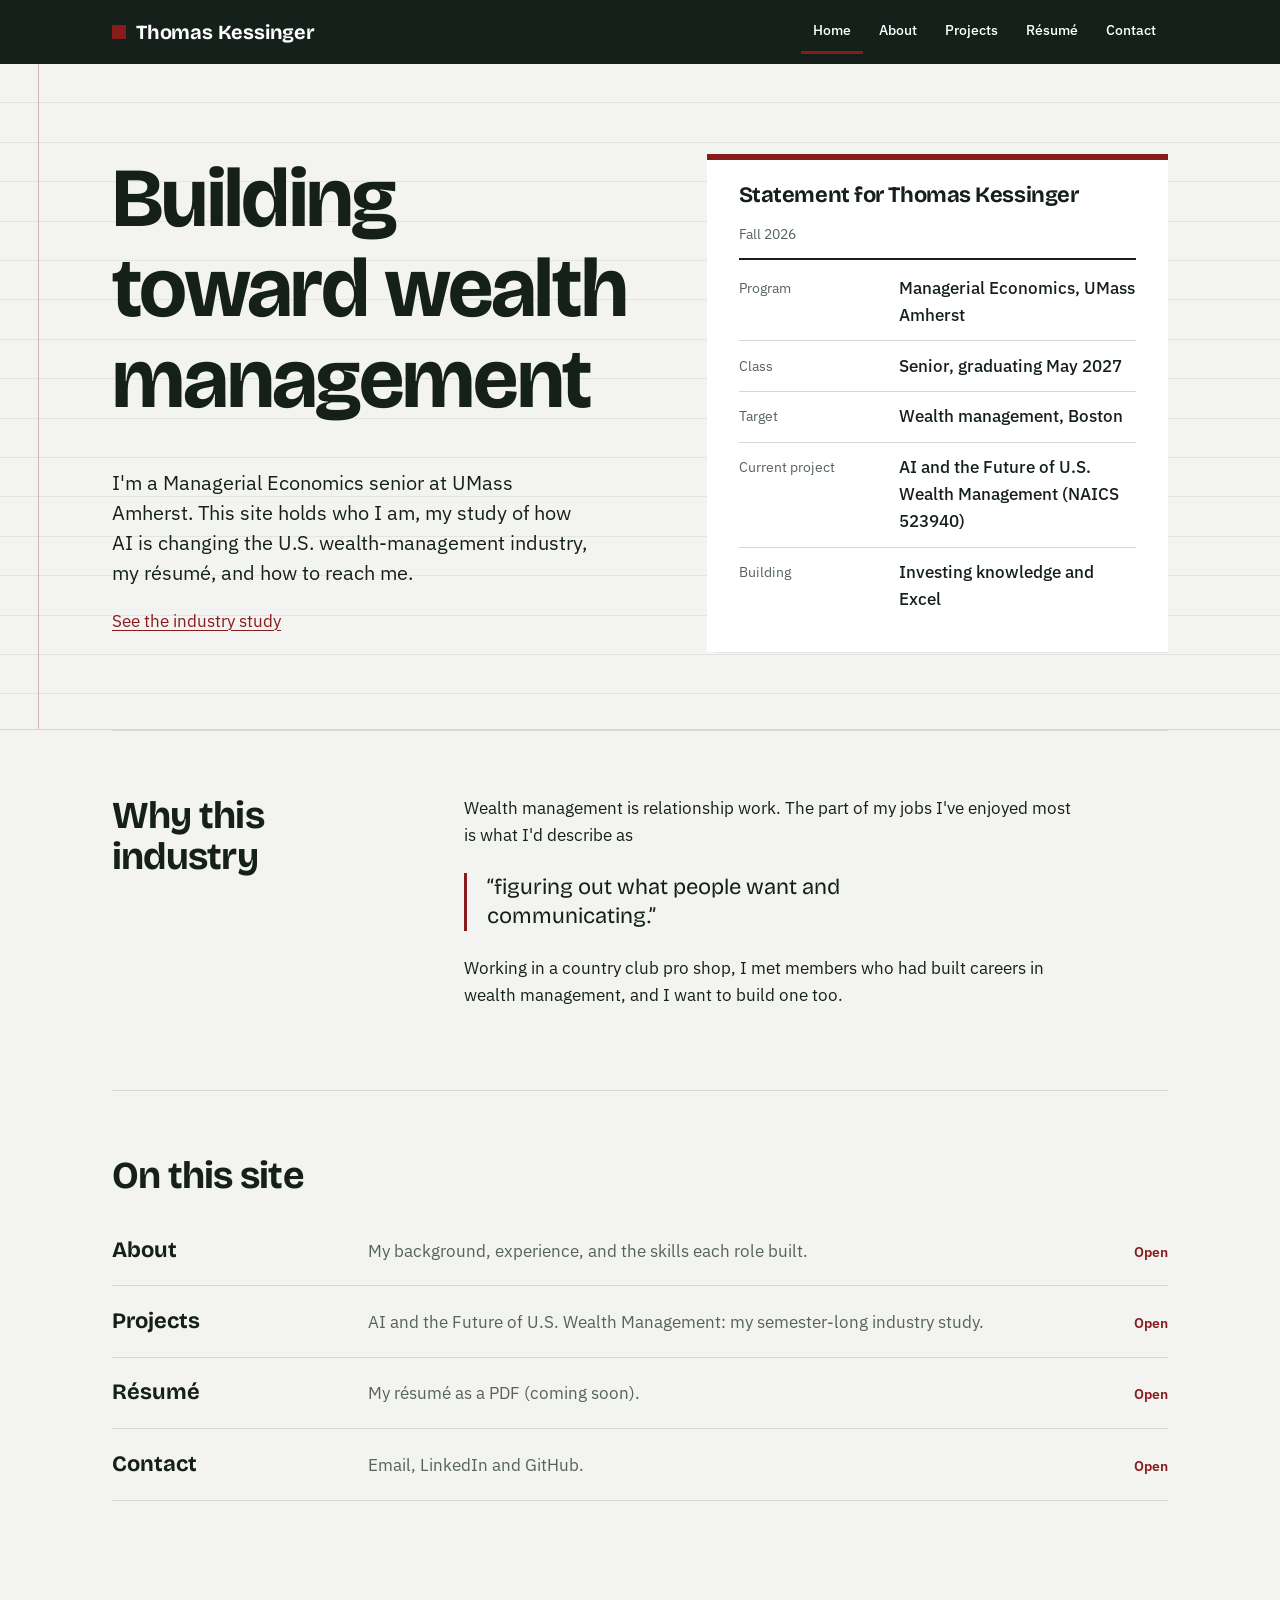
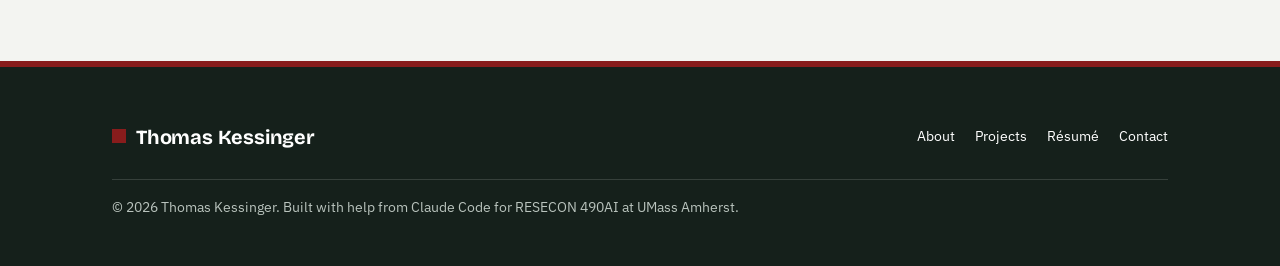
<file: index.html>
<!doctype html>
<html lang="en">
<head>
  <meta charset="utf-8">
  <meta name="viewport" content="width=device-width, initial-scale=1">
  <title>Thomas Kessinger | Managerial Economics, UMass Amherst</title>
  <meta name="description" content="The professional site of Thomas Kessinger, a UMass Amherst Managerial Economics senior building toward a career in wealth management.">
  <meta name="theme-color" content="#15201B">
  <meta property="og:title" content="Thomas Kessinger">
  <meta property="og:description" content="UMass Amherst Managerial Economics senior building toward a career in wealth management.">
  <meta property="og:type" content="website">
  <link rel="icon" href="data:image/svg+xml,%3Csvg xmlns='http://www.w3.org/2000/svg' viewBox='0 0 32 32'%3E%3Crect width='32' height='32' fill='%23881C1C'/%3E%3Ctext x='16' y='22' font-family='Georgia,serif' font-size='16' font-weight='700' fill='white' text-anchor='middle'%3ETK%3C/text%3E%3C/svg%3E">
  <link rel="preconnect" href="https://fonts.googleapis.com">
  <link rel="preconnect" href="https://fonts.gstatic.com" crossorigin>
  <link rel="stylesheet" href="https://fonts.googleapis.com/css2?family=Bricolage+Grotesque:opsz,wght@12..96,500;12..96,700&family=IBM+Plex+Sans:wght@400;500;600&display=swap">
  <link rel="stylesheet" href="./styles.css">
  <!-- runs before paint so the phone menu does not flash open -->
  <script>document.documentElement.classList.add("js");</script>
</head>
<body>
  <a class="skip-link" href="#main">Skip to content</a>

  <header class="site-header">
    <div class="wrap">
      <a class="wordmark" href="./index.html">Thomas Kessinger</a>
      <button class="menu-toggle" type="button" aria-expanded="false" aria-controls="site-nav">Menu</button>
      <nav id="site-nav" class="site-nav" aria-label="Main">
        <ul>
          <li><a href="./index.html" aria-current="page">Home</a></li>
          <li><a href="./about.html">About</a></li>
          <li><a href="./projects.html">Projects</a></li>
          <li><a href="./resume.html">Résumé</a></li>
          <li><a href="./contact.html">Contact</a></li>
        </ul>
      </nav>
    </div>
  </header>

  <main id="main">
    <div class="ledger">
    <div class="wrap">

      <!-- Says what the site is, in the first screen -->
      <section class="hero" aria-labelledby="hero-title">
        <div>
          <h1 id="hero-title">Building toward wealth management</h1>
          <p class="lead">I'm a Managerial Economics senior at UMass Amherst. This site holds who I am, my study of how AI is changing the U.S. wealth-management industry, my résumé, and how to reach me.</p>
          <p><a href="./projects.html">See the industry study</a></p>
        </div>

        <!-- The statement panel: the site's main design device -->
        <aside class="statement prints" aria-labelledby="statement-title">
          <div class="statement-head">
            <h2 id="statement-title">Statement for Thomas Kessinger</h2>
            <span>Fall 2026</span>
          </div>
          <dl>
            <div class="line"><dt>Program</dt><dd>Managerial Economics, UMass Amherst</dd></div>
            <div class="line"><dt>Class</dt><dd>Senior, graduating May 2027</dd></div>
            <div class="line"><dt>Target</dt><dd>Wealth management, Boston</dd></div>
            <div class="line"><dt>Current project</dt><dd>AI and the Future of U.S. Wealth Management <span class="num">(NAICS 523940)</span></dd></div>
            <div class="line"><dt>Building</dt><dd>Investing knowledge and Excel</dd></div>
          </dl>
        </aside>
      </section>
    </div>
    </div>

    <div class="wrap">

      <section class="section two-col" aria-labelledby="why-title">
        <h2 id="why-title">Why this industry</h2>
        <div>
          <p>Wealth management is relationship work. The part of my jobs I've enjoyed most is what I'd describe as</p>
          <blockquote class="own-words">“figuring out what people want and communicating.”</blockquote>
          <p>Working in a country club pro shop, I met members who had built careers in wealth management, and I want to build one too.</p>
        </div>
      </section>

      <section class="section" aria-labelledby="dir-title">
        <h2 id="dir-title">On this site</h2>
        <ul class="directory">
          <li><a href="./about.html"><strong>About</strong><span>My background, experience, and the skills each role built.</span><span class="go">Open</span></a></li>
          <li><a href="./projects.html"><strong>Projects</strong><span>AI and the Future of U.S. Wealth Management: my semester-long industry study.</span><span class="go">Open</span></a></li>
          <li><a href="./resume.html"><strong>Résumé</strong><span>My résumé as a PDF (coming soon).</span><span class="go">Open</span></a></li>
          <li><a href="./contact.html"><strong>Contact</strong><span>Email, LinkedIn and GitHub.</span><span class="go">Open</span></a></li>
        </ul>
      </section>

    </div>
  </main>

  <footer class="site-footer">
    <div class="wrap footer-grid">
      <a class="wordmark" href="./index.html">Thomas Kessinger</a>
      <nav aria-label="Footer">
        <ul class="footer-nav">
          <li><a href="./about.html">About</a></li>
          <li><a href="./projects.html">Projects</a></li>
          <li><a href="./resume.html">Résumé</a></li>
          <li><a href="./contact.html">Contact</a></li>
        </ul>
      </nav>
      <p class="footer-note">© 2026 Thomas Kessinger. Built with help from Claude Code for RESECON 490AI at UMass Amherst.</p>
    </div>
  </footer>

  <script src="./app.js" defer></script>
</body>
</html>
</file>
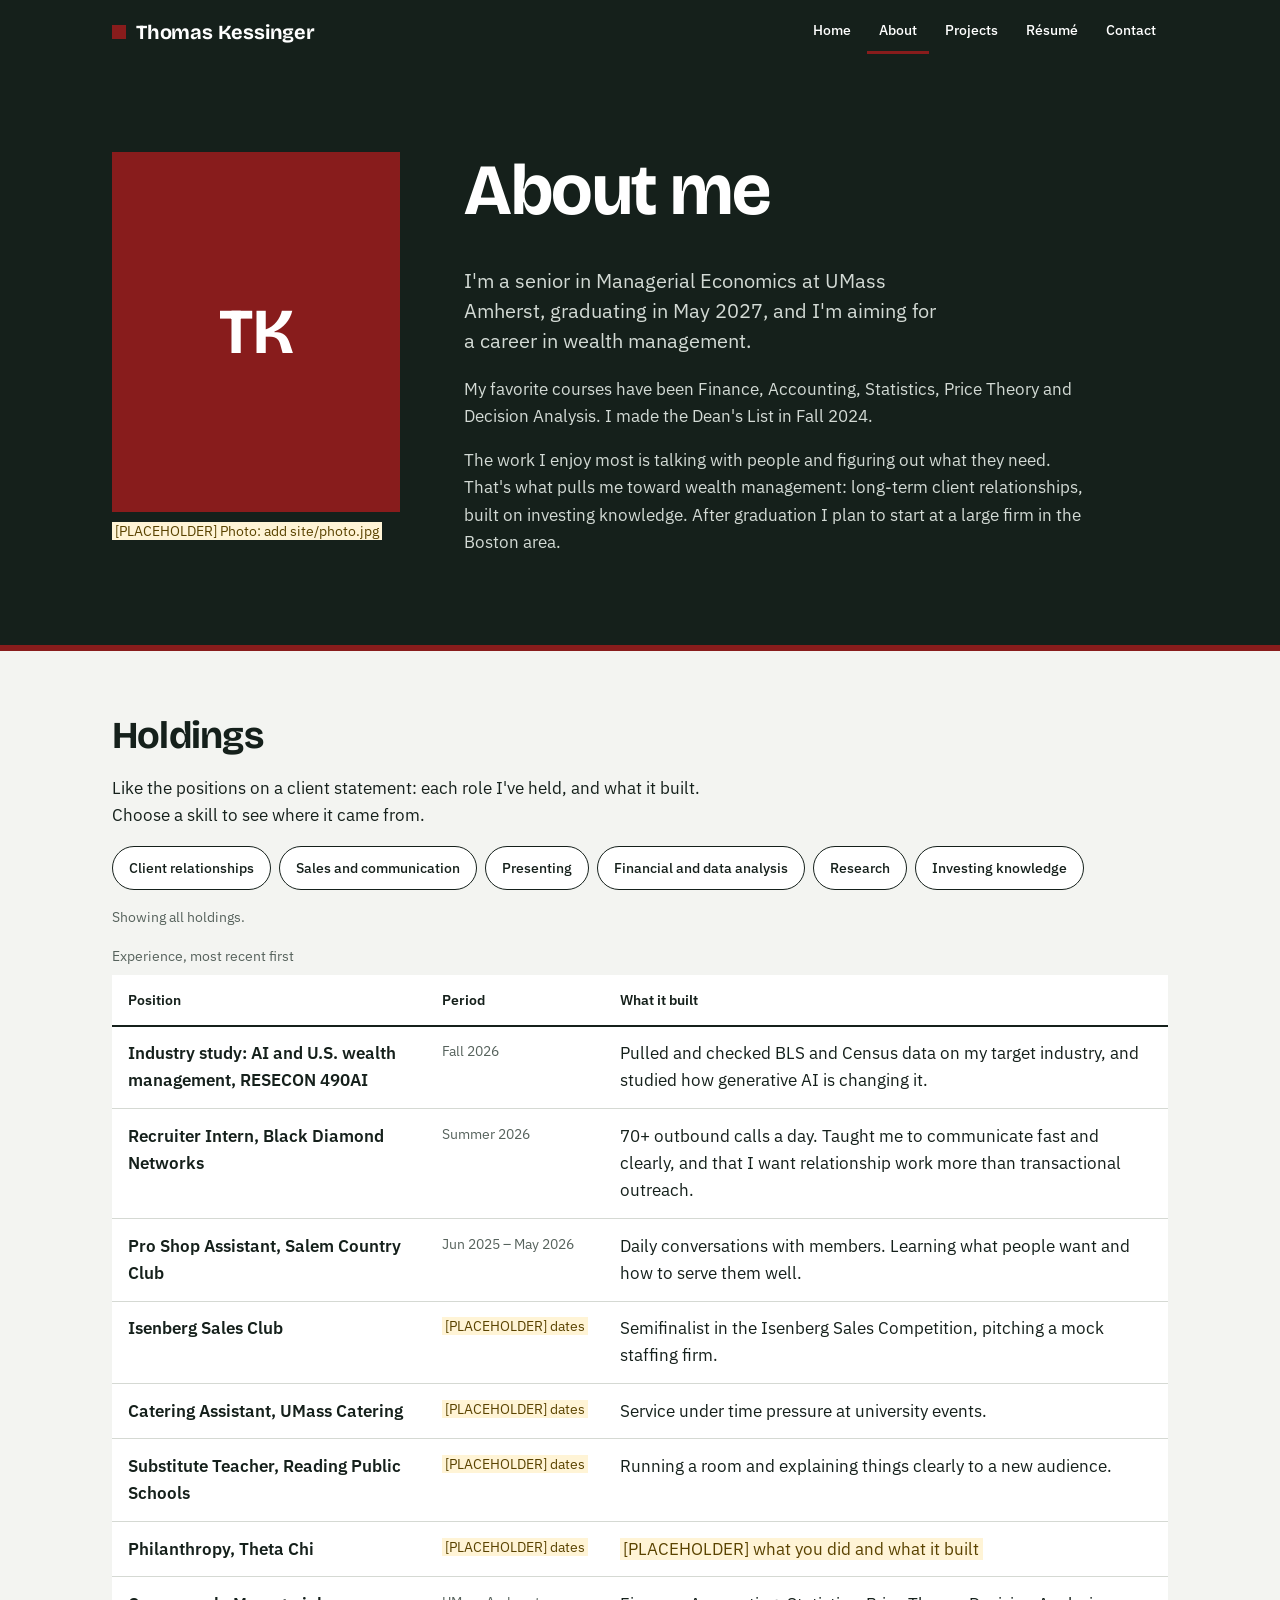
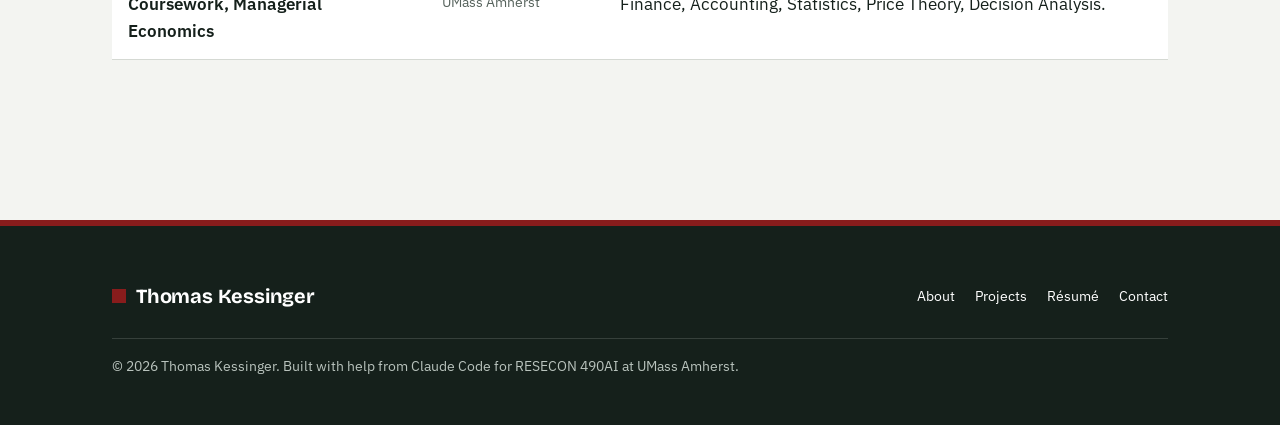
<file: about.html>
<!doctype html>
<html lang="en">
<head>
  <meta charset="utf-8">
  <meta name="viewport" content="width=device-width, initial-scale=1">
  <title>About | Thomas Kessinger</title>
  <meta name="description" content="About Thomas Kessinger: UMass Amherst Managerial Economics senior, his experience, and the skills each role built.">
  <meta name="theme-color" content="#15201B">
  <meta property="og:title" content="About Thomas Kessinger">
  <meta property="og:description" content="Background, experience, and the skills each role built.">
  <meta property="og:type" content="website">
  <link rel="icon" href="data:image/svg+xml,%3Csvg xmlns='http://www.w3.org/2000/svg' viewBox='0 0 32 32'%3E%3Crect width='32' height='32' fill='%23881C1C'/%3E%3Ctext x='16' y='22' font-family='Georgia,serif' font-size='16' font-weight='700' fill='white' text-anchor='middle'%3ETK%3C/text%3E%3C/svg%3E">
  <link rel="preconnect" href="https://fonts.googleapis.com">
  <link rel="preconnect" href="https://fonts.gstatic.com" crossorigin>
  <link rel="stylesheet" href="https://fonts.googleapis.com/css2?family=Bricolage+Grotesque:opsz,wght@12..96,500;12..96,700&family=IBM+Plex+Sans:wght@400;500;600&display=swap">
  <link rel="stylesheet" href="./styles.css">
  <script>document.documentElement.classList.add("js");</script>
</head>
<body>
  <a class="skip-link" href="#main">Skip to content</a>

  <header class="site-header">
    <div class="wrap">
      <a class="wordmark" href="./index.html">Thomas Kessinger</a>
      <button class="menu-toggle" type="button" aria-expanded="false" aria-controls="site-nav">Menu</button>
      <nav id="site-nav" class="site-nav" aria-label="Main">
        <ul>
          <li><a href="./index.html">Home</a></li>
          <li><a href="./about.html" aria-current="page">About</a></li>
          <li><a href="./projects.html">Projects</a></li>
          <li><a href="./resume.html">Résumé</a></li>
          <li><a href="./contact.html">Contact</a></li>
        </ul>
      </nav>
    </div>
  </header>

  <main id="main">
    <div class="page-band">
    <div class="wrap">

      <section class="page-head two-col" aria-labelledby="about-title">
        <!-- No site/photo.jpg or site/photo.png yet, so this is a marked placeholder.
             To use a real photo: add site/photo.jpg and replace .portrait-frame with
             <img src="./photo.jpg" alt="Thomas Kessinger" width="576" height="720"> -->
        <figure class="portrait">
          <div class="portrait-frame" aria-hidden="true">TK</div>
          <figcaption><span class="placeholder">[PLACEHOLDER] Photo: add site/photo.jpg</span></figcaption>
        </figure>

        <div>
          <h1 id="about-title">About me</h1>
          <p class="lead">I'm a senior in Managerial Economics at UMass Amherst, graduating in May 2027, and I'm aiming for a career in wealth management.</p>
          <p>My favorite courses have been Finance, Accounting, Statistics, Price Theory and Decision Analysis. I made the Dean's List in Fall 2024.</p>
          <p>The work I enjoy most is talking with people and figuring out what they need. That's what pulls me toward wealth management: long-term client relationships, built on investing knowledge. After graduation I plan to start at a large firm in the Boston area.</p>
        </div>
      </section>
    </div>
    </div>

    <div class="wrap">
      <section class="section first" aria-labelledby="holdings-title">
        <h2 id="holdings-title">Holdings</h2>
        <p>Like the positions on a client statement: each role I've held, and what it built. Choose a skill to see where it came from.</p>

        <ul class="skills" aria-label="Filter holdings by skill">
          <li><button class="skill-btn" type="button" aria-pressed="false" data-skill="clients">Client relationships</button></li>
          <li><button class="skill-btn" type="button" aria-pressed="false" data-skill="sales">Sales and communication</button></li>
          <li><button class="skill-btn" type="button" aria-pressed="false" data-skill="present">Presenting</button></li>
          <li><button class="skill-btn" type="button" aria-pressed="false" data-skill="analysis">Financial and data analysis</button></li>
          <li><button class="skill-btn" type="button" aria-pressed="false" data-skill="research">Research</button></li>
          <li><button class="skill-btn" type="button" aria-pressed="false" data-skill="investing"
              data-empty="Investing knowledge: not tagged to a role yet. It's one of the two skills I most want to build next.">Investing knowledge</button></li>
        </ul>
        <p class="skills-status" aria-live="polite">Showing all holdings.</p>

        <div class="table-scroll">
          <table class="holdings">
            <caption>Experience, most recent first</caption>
            <thead>
              <tr><th scope="col">Position</th><th scope="col">Period</th><th scope="col">What it built</th></tr>
            </thead>
            <tbody>
              <tr data-skills="research analysis">
                <th scope="row">Industry study: AI and U.S. wealth management, RESECON 490AI</th>
                <td class="when num">Fall 2026</td>
                <td>Pulled and checked BLS and Census data on my target industry, and studied how generative AI is changing it.</td>
              </tr>
              <tr data-skills="sales">
                <th scope="row">Recruiter Intern, Black Diamond Networks</th>
                <td class="when num">Summer 2026</td>
                <td>70+ outbound calls a day. Taught me to communicate fast and clearly, and that I want relationship work more than transactional outreach.</td>
              </tr>
              <tr data-skills="clients">
                <th scope="row">Pro Shop Assistant, Salem Country Club</th>
                <td class="when num">Jun 2025 – May 2026</td>
                <td>Daily conversations with members. Learning what people want and how to serve them well.</td>
              </tr>
              <tr data-skills="sales present">
                <th scope="row">Isenberg Sales Club</th>
                <td class="when"><span class="placeholder">[PLACEHOLDER] dates</span></td>
                <td>Semifinalist in the Isenberg Sales Competition, pitching a mock staffing firm.</td>
              </tr>
              <tr data-skills="clients">
                <th scope="row">Catering Assistant, UMass Catering</th>
                <td class="when"><span class="placeholder">[PLACEHOLDER] dates</span></td>
                <td>Service under time pressure at university events.</td>
              </tr>
              <tr data-skills="present">
                <th scope="row">Substitute Teacher, Reading Public Schools</th>
                <td class="when"><span class="placeholder">[PLACEHOLDER] dates</span></td>
                <td>Running a room and explaining things clearly to a new audience.</td>
              </tr>
              <tr data-skills="">
                <th scope="row">Philanthropy, Theta Chi</th>
                <td class="when"><span class="placeholder">[PLACEHOLDER] dates</span></td>
                <td><span class="placeholder">[PLACEHOLDER] what you did and what it built</span></td>
              </tr>
              <tr data-skills="analysis">
                <th scope="row">Coursework, Managerial Economics</th>
                <td class="when">UMass Amherst</td>
                <td>Finance, Accounting, Statistics, Price Theory, Decision Analysis.</td>
              </tr>
            </tbody>
          </table>
        </div>
      </section>

    </div>
  </main>

  <footer class="site-footer">
    <div class="wrap footer-grid">
      <a class="wordmark" href="./index.html">Thomas Kessinger</a>
      <nav aria-label="Footer">
        <ul class="footer-nav">
          <li><a href="./about.html">About</a></li>
          <li><a href="./projects.html">Projects</a></li>
          <li><a href="./resume.html">Résumé</a></li>
          <li><a href="./contact.html">Contact</a></li>
        </ul>
      </nav>
      <p class="footer-note">© 2026 Thomas Kessinger. Built with help from Claude Code for RESECON 490AI at UMass Amherst.</p>
    </div>
  </footer>

  <script src="./app.js" defer></script>
</body>
</html>
</file>
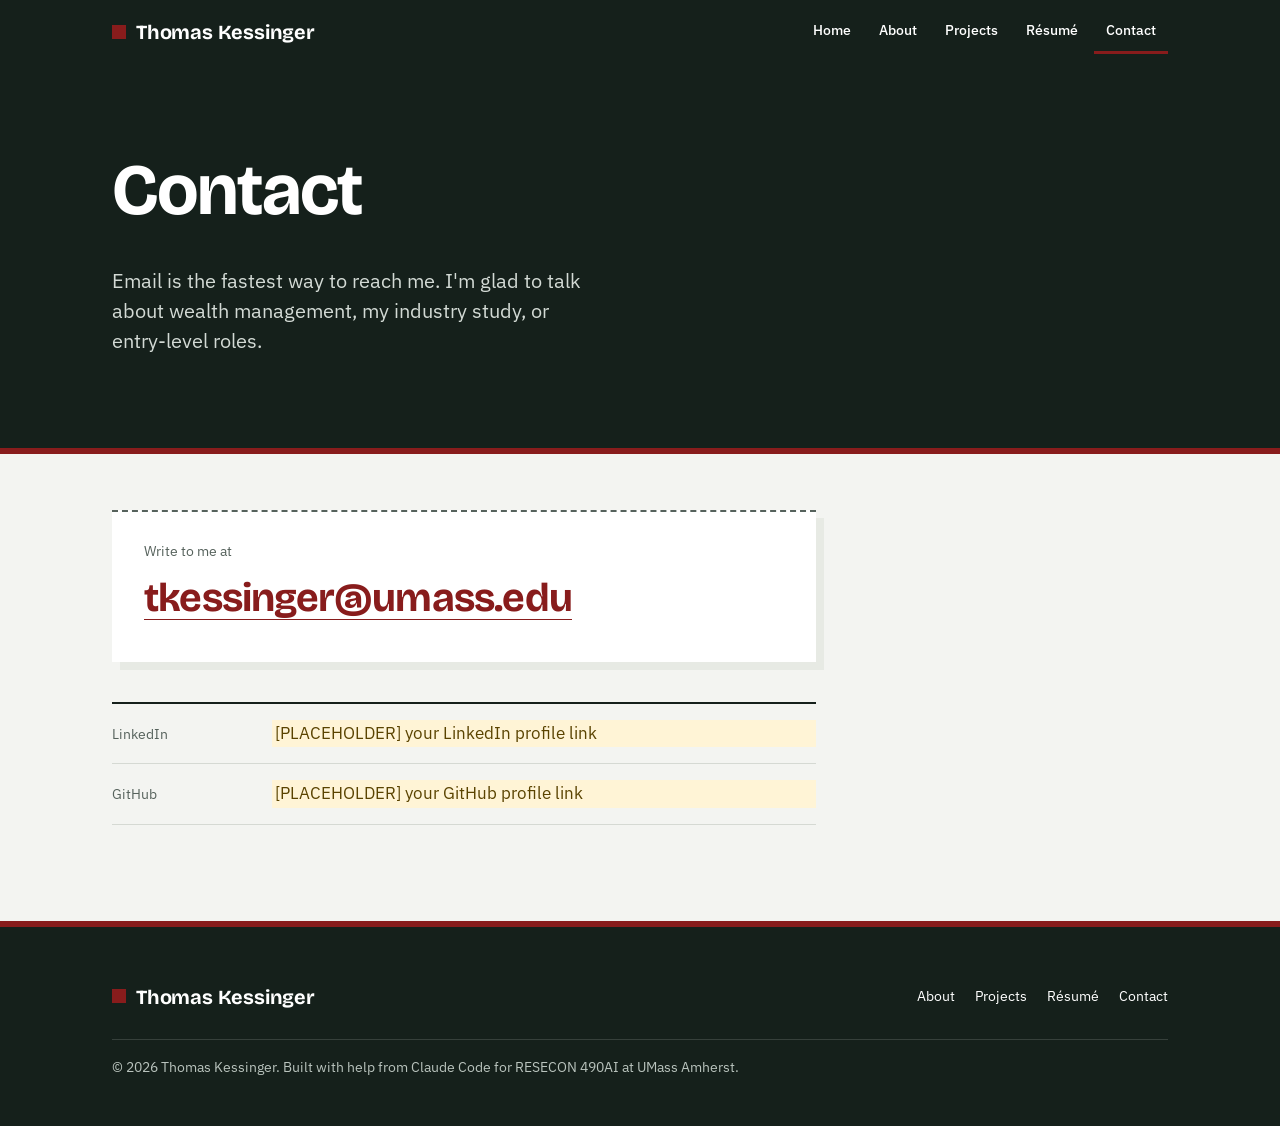
<file: contact.html>
<!doctype html>
<html lang="en">
<head>
  <meta charset="utf-8">
  <meta name="viewport" content="width=device-width, initial-scale=1">
  <title>Contact | Thomas Kessinger</title>
  <meta name="description" content="How to reach Thomas Kessinger: email, LinkedIn and GitHub.">
  <meta name="theme-color" content="#15201B">
  <meta property="og:title" content="Contact Thomas Kessinger">
  <meta property="og:description" content="Email, LinkedIn and GitHub.">
  <meta property="og:type" content="website">
  <link rel="icon" href="data:image/svg+xml,%3Csvg xmlns='http://www.w3.org/2000/svg' viewBox='0 0 32 32'%3E%3Crect width='32' height='32' fill='%23881C1C'/%3E%3Ctext x='16' y='22' font-family='Georgia,serif' font-size='16' font-weight='700' fill='white' text-anchor='middle'%3ETK%3C/text%3E%3C/svg%3E">
  <link rel="preconnect" href="https://fonts.googleapis.com">
  <link rel="preconnect" href="https://fonts.gstatic.com" crossorigin>
  <link rel="stylesheet" href="https://fonts.googleapis.com/css2?family=Bricolage+Grotesque:opsz,wght@12..96,500;12..96,700&family=IBM+Plex+Sans:wght@400;500;600&display=swap">
  <link rel="stylesheet" href="./styles.css">
  <script>document.documentElement.classList.add("js");</script>
</head>
<body>
  <a class="skip-link" href="#main">Skip to content</a>

  <header class="site-header">
    <div class="wrap">
      <a class="wordmark" href="./index.html">Thomas Kessinger</a>
      <button class="menu-toggle" type="button" aria-expanded="false" aria-controls="site-nav">Menu</button>
      <nav id="site-nav" class="site-nav" aria-label="Main">
        <ul>
          <li><a href="./index.html">Home</a></li>
          <li><a href="./about.html">About</a></li>
          <li><a href="./projects.html">Projects</a></li>
          <li><a href="./resume.html">Résumé</a></li>
          <li><a href="./contact.html" aria-current="page">Contact</a></li>
        </ul>
      </nav>
    </div>
  </header>

  <main id="main">
    <div class="page-band">
    <div class="wrap">

      <section class="page-head" aria-labelledby="contact-title">
        <h1 id="contact-title">Contact</h1>
        <p class="lead">Email is the fastest way to reach me. I'm glad to talk about wealth management, my industry study, or entry-level roles.</p>
      </section>
    </div>
    </div>

    <div class="wrap">

      <!-- Privacy: email and profile links only. No phone, address or student ID. -->
      <!-- Styled like the tear-off slip at the bottom of a statement -->
      <div class="slip">
        <p class="slip-label">Write to me at</p>
        <a class="slip-email" href="mailto:tkessinger@umass.edu">tkessinger@umass.edu</a>
      </div>

      <ul class="contact-list">
        <li><span class="label">LinkedIn</span><span class="placeholder">[PLACEHOLDER] your LinkedIn profile link</span></li>
        <li><span class="label">GitHub</span><span class="placeholder">[PLACEHOLDER] your GitHub profile link</span></li>
      </ul>

    </div>
  </main>

  <footer class="site-footer">
    <div class="wrap footer-grid">
      <a class="wordmark" href="./index.html">Thomas Kessinger</a>
      <nav aria-label="Footer">
        <ul class="footer-nav">
          <li><a href="./about.html">About</a></li>
          <li><a href="./projects.html">Projects</a></li>
          <li><a href="./resume.html">Résumé</a></li>
          <li><a href="./contact.html">Contact</a></li>
        </ul>
      </nav>
      <p class="footer-note">© 2026 Thomas Kessinger. Built with help from Claude Code for RESECON 490AI at UMass Amherst.</p>
    </div>
  </footer>

  <script src="./app.js" defer></script>
</body>
</html>
</file>
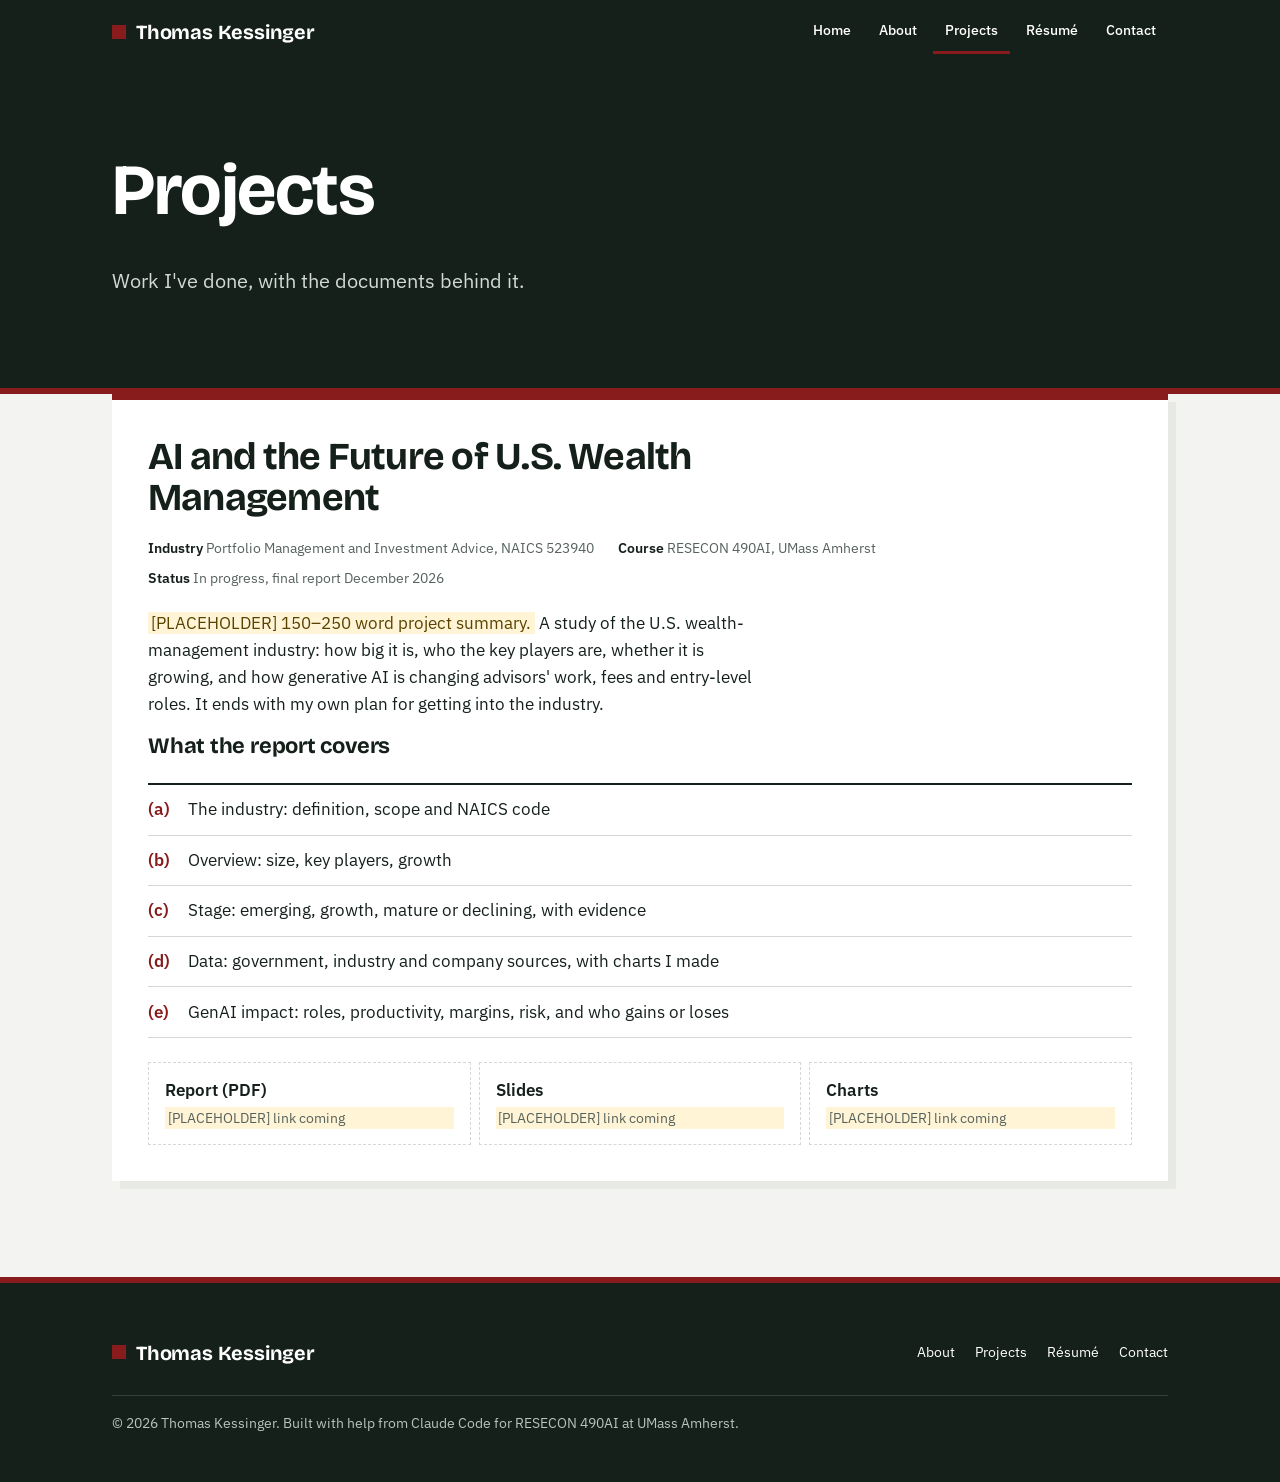
<file: projects.html>
<!doctype html>
<html lang="en">
<head>
  <meta charset="utf-8">
  <meta name="viewport" content="width=device-width, initial-scale=1">
  <title>Projects | Thomas Kessinger</title>
  <meta name="description" content="AI and the Future of U.S. Wealth Management: Thomas Kessinger's industry study for RESECON 490AI at UMass Amherst.">
  <meta name="theme-color" content="#15201B">
  <meta property="og:title" content="Projects by Thomas Kessinger">
  <meta property="og:description" content="AI and the Future of U.S. Wealth Management (NAICS 523940).">
  <meta property="og:type" content="website">
  <link rel="icon" href="data:image/svg+xml,%3Csvg xmlns='http://www.w3.org/2000/svg' viewBox='0 0 32 32'%3E%3Crect width='32' height='32' fill='%23881C1C'/%3E%3Ctext x='16' y='22' font-family='Georgia,serif' font-size='16' font-weight='700' fill='white' text-anchor='middle'%3ETK%3C/text%3E%3C/svg%3E">
  <link rel="preconnect" href="https://fonts.googleapis.com">
  <link rel="preconnect" href="https://fonts.gstatic.com" crossorigin>
  <link rel="stylesheet" href="https://fonts.googleapis.com/css2?family=Bricolage+Grotesque:opsz,wght@12..96,500;12..96,700&family=IBM+Plex+Sans:wght@400;500;600&display=swap">
  <link rel="stylesheet" href="./styles.css">
  <script>document.documentElement.classList.add("js");</script>
</head>
<body>
  <a class="skip-link" href="#main">Skip to content</a>

  <header class="site-header">
    <div class="wrap">
      <a class="wordmark" href="./index.html">Thomas Kessinger</a>
      <button class="menu-toggle" type="button" aria-expanded="false" aria-controls="site-nav">Menu</button>
      <nav id="site-nav" class="site-nav" aria-label="Main">
        <ul>
          <li><a href="./index.html">Home</a></li>
          <li><a href="./about.html">About</a></li>
          <li><a href="./projects.html" aria-current="page">Projects</a></li>
          <li><a href="./resume.html">Résumé</a></li>
          <li><a href="./contact.html">Contact</a></li>
        </ul>
      </nav>
    </div>
  </header>

  <main id="main">
    <div class="page-band">
    <div class="wrap">

      <section class="page-head" aria-labelledby="projects-title">
        <h1 id="projects-title">Projects</h1>
        <p class="lead">Work I've done, with the documents behind it.</p>
      </section>
    </div>
    </div>

    <div class="wrap">

      <article class="project-card" aria-labelledby="study-title">
        <h2 id="study-title">AI and the Future of U.S. Wealth Management</h2>
        <div class="project-meta">
          <span><b>Industry</b> Portfolio Management and Investment Advice, <span class="num">NAICS 523940</span></span>
          <span><b>Course</b> RESECON 490AI, UMass Amherst</span>
          <span><b>Status</b> In progress, final report December 2026</span>
        </div>

        <!-- The handout asks for a 150–250 word summary here -->
        <p><span class="placeholder">[PLACEHOLDER] 150–250 word project summary.</span> A study of the U.S. wealth-management industry: how big it is, who the key players are, whether it is growing, and how generative AI is changing advisors' work, fees and entry-level roles. It ends with my own plan for getting into the industry.</p>

        <h3>What the report covers</h3>
        <ol class="framework">
          <li><span>The industry: definition, scope and NAICS code</span></li>
          <li><span>Overview: size, key players, growth</span></li>
          <li><span>Stage: emerging, growth, mature or declining, with evidence</span></li>
          <li><span>Data: government, industry and company sources, with charts I made</span></li>
          <li><span>GenAI impact: roles, productivity, margins, risk, and who gains or loses</span></li>
        </ol>

        <!-- Not links yet: they become real <a href="./..."> links when the files exist -->
        <ul class="doc-links">
          <li><span class="doc-link" aria-disabled="true"><span class="doc-name">Report (PDF)</span><span class="doc-note placeholder">[PLACEHOLDER] link coming</span></span></li>
          <li><span class="doc-link" aria-disabled="true"><span class="doc-name">Slides</span><span class="doc-note placeholder">[PLACEHOLDER] link coming</span></span></li>
          <li><span class="doc-link" aria-disabled="true"><span class="doc-name">Charts</span><span class="doc-note placeholder">[PLACEHOLDER] link coming</span></span></li>
        </ul>
      </article>

    </div>
  </main>

  <footer class="site-footer">
    <div class="wrap footer-grid">
      <a class="wordmark" href="./index.html">Thomas Kessinger</a>
      <nav aria-label="Footer">
        <ul class="footer-nav">
          <li><a href="./about.html">About</a></li>
          <li><a href="./projects.html">Projects</a></li>
          <li><a href="./resume.html">Résumé</a></li>
          <li><a href="./contact.html">Contact</a></li>
        </ul>
      </nav>
      <p class="footer-note">© 2026 Thomas Kessinger. Built with help from Claude Code for RESECON 490AI at UMass Amherst.</p>
    </div>
  </footer>

  <script src="./app.js" defer></script>
</body>
</html>
</file>
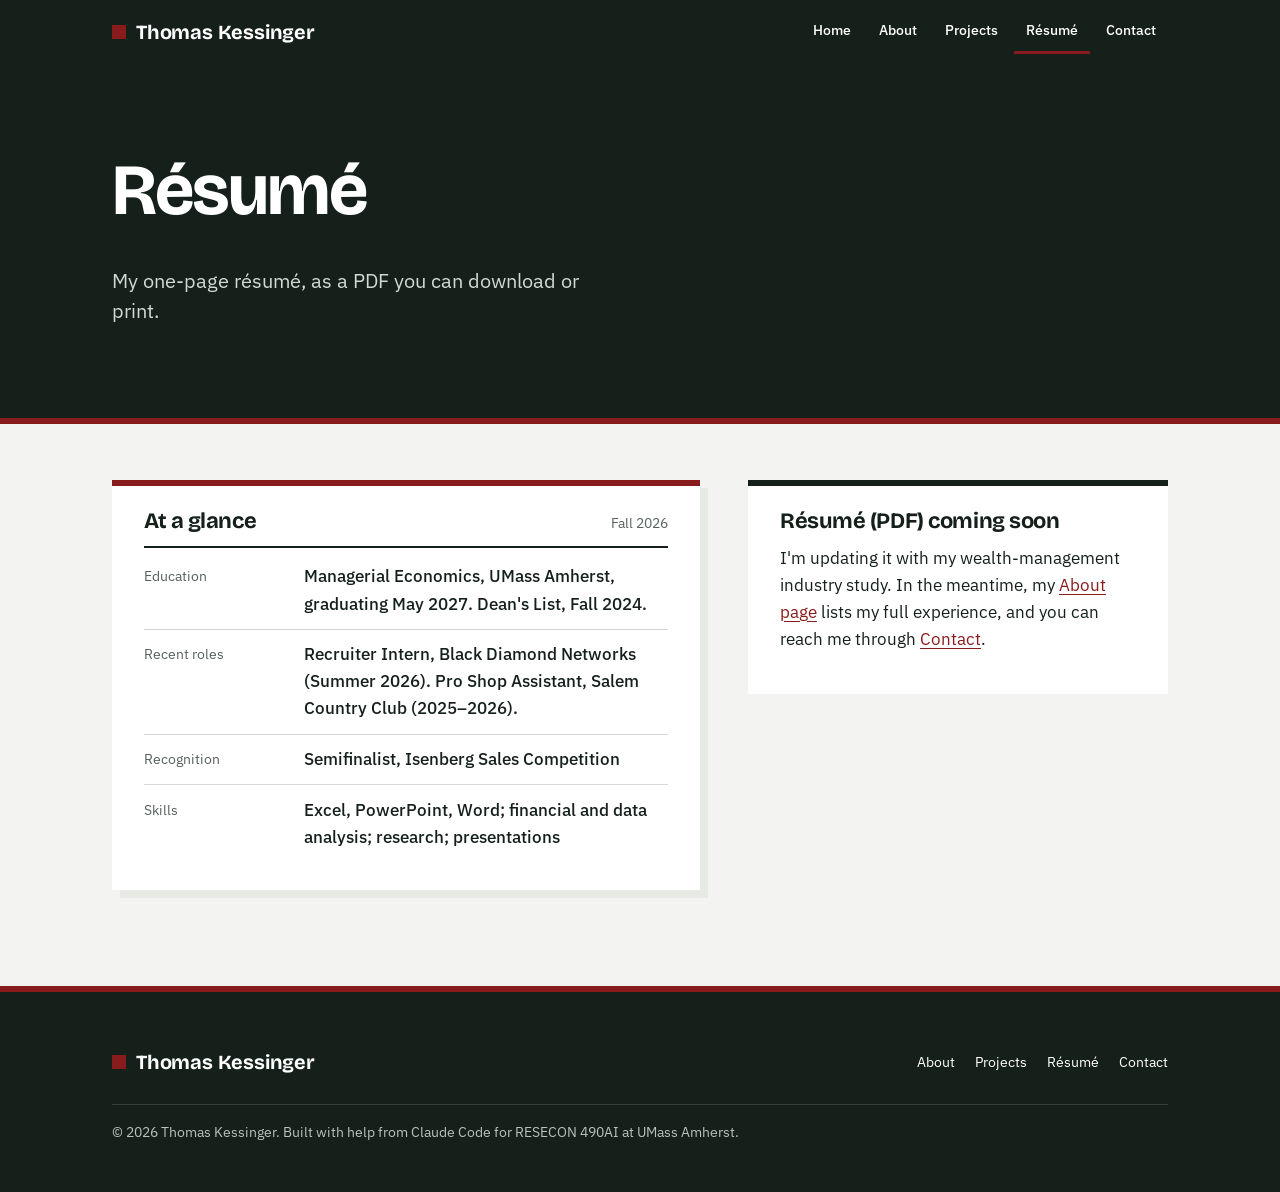
<file: resume.html>
<!doctype html>
<html lang="en">
<head>
  <meta charset="utf-8">
  <meta name="viewport" content="width=device-width, initial-scale=1">
  <title>Résumé | Thomas Kessinger</title>
  <meta name="description" content="Résumé of Thomas Kessinger, UMass Amherst Managerial Economics senior.">
  <meta name="theme-color" content="#15201B">
  <meta property="og:title" content="Résumé: Thomas Kessinger">
  <meta property="og:description" content="UMass Amherst Managerial Economics senior building toward wealth management.">
  <meta property="og:type" content="website">
  <link rel="icon" href="data:image/svg+xml,%3Csvg xmlns='http://www.w3.org/2000/svg' viewBox='0 0 32 32'%3E%3Crect width='32' height='32' fill='%23881C1C'/%3E%3Ctext x='16' y='22' font-family='Georgia,serif' font-size='16' font-weight='700' fill='white' text-anchor='middle'%3ETK%3C/text%3E%3C/svg%3E">
  <link rel="preconnect" href="https://fonts.googleapis.com">
  <link rel="preconnect" href="https://fonts.gstatic.com" crossorigin>
  <link rel="stylesheet" href="https://fonts.googleapis.com/css2?family=Bricolage+Grotesque:opsz,wght@12..96,500;12..96,700&family=IBM+Plex+Sans:wght@400;500;600&display=swap">
  <link rel="stylesheet" href="./styles.css">
  <script>document.documentElement.classList.add("js");</script>
</head>
<body>
  <a class="skip-link" href="#main">Skip to content</a>

  <header class="site-header">
    <div class="wrap">
      <a class="wordmark" href="./index.html">Thomas Kessinger</a>
      <button class="menu-toggle" type="button" aria-expanded="false" aria-controls="site-nav">Menu</button>
      <nav id="site-nav" class="site-nav" aria-label="Main">
        <ul>
          <li><a href="./index.html">Home</a></li>
          <li><a href="./about.html">About</a></li>
          <li><a href="./projects.html">Projects</a></li>
          <li><a href="./resume.html" aria-current="page">Résumé</a></li>
          <li><a href="./contact.html">Contact</a></li>
        </ul>
      </nav>
    </div>
  </header>

  <main id="main">
    <div class="page-band">
    <div class="wrap">

      <section class="page-head" aria-labelledby="resume-title">
        <h1 id="resume-title">Résumé</h1>
        <p class="lead">My one-page résumé, as a PDF you can download or print.</p>
      </section>
    </div>
    </div>

    <div class="wrap">

      <!-- No site/resume.pdf yet. When it exists, replace this block with:
           <a href="./resume.pdf">Download my résumé (PDF)</a> -->
      <div class="resume-grid">
        <!-- A short preview in the same statement style as Home -->
        <section class="statement" aria-labelledby="glance-title">
          <div class="statement-head">
            <h2 id="glance-title">At a glance</h2>
            <span>Fall 2026</span>
          </div>
          <dl>
            <div class="line"><dt>Education</dt><dd>Managerial Economics, UMass Amherst, graduating May 2027. Dean's List, Fall 2024.</dd></div>
            <div class="line"><dt>Recent roles</dt><dd>Recruiter Intern, Black Diamond Networks (Summer 2026). Pro Shop Assistant, Salem Country Club (2025–2026).</dd></div>
            <div class="line"><dt>Recognition</dt><dd>Semifinalist, Isenberg Sales Competition</dd></div>
            <div class="line"><dt>Skills</dt><dd>Excel, PowerPoint, Word; financial and data analysis; research; presentations</dd></div>
          </dl>
        </section>

        <div class="notice">
          <h2>Résumé (PDF) coming soon</h2>
          <p>I'm updating it with my wealth-management industry study. In the meantime, my <a href="./about.html">About page</a> lists my full experience, and you can reach me through <a href="./contact.html">Contact</a>.</p>
        </div>
      </div>

    </div>
  </main>

  <footer class="site-footer">
    <div class="wrap footer-grid">
      <a class="wordmark" href="./index.html">Thomas Kessinger</a>
      <nav aria-label="Footer">
        <ul class="footer-nav">
          <li><a href="./about.html">About</a></li>
          <li><a href="./projects.html">Projects</a></li>
          <li><a href="./resume.html">Résumé</a></li>
          <li><a href="./contact.html">Contact</a></li>
        </ul>
      </nav>
      <p class="footer-note">© 2026 Thomas Kessinger. Built with help from Claude Code for RESECON 490AI at UMass Amherst.</p>
    </div>
  </footer>

  <script src="./app.js" defer></script>
</body>
</html>
</file>
<file: styles.css>
/* =========================================================
   Thomas Kessinger — personal site
   Design idea: the site reads like a wealth-management
   client statement (headers, holdings, ruled rows, figures
   in tidy columns). Square corners on purpose: statements
   are printed documents, not app tiles.
   ========================================================= */

/* ---------- Tokens ---------- */
:root {
  /* Palette */
  --ground: #F3F4F1;   /* cool paper: page background */
  --surface: #FFFFFF;  /* statement panels */
  --ink: #15201B;      /* main text, deep green-black */
  --muted: #56625C;    /* secondary text (passes 4.5:1 on ground and surface) */
  --accent: #881C1C;   /* UMass maroon: links, marks, active states */
  --signal: #1F6B4A;   /* ledger green: "lit" holdings, positive state */
  --rule: #D5D9D3;     /* table and section rules */
  --tint: #E7EAE4;     /* one tone step down from ground */

  /* Type: five sizes, clearly apart */
  --fs-small: 0.875rem;
  --fs-body: 1.0625rem;
  --fs-h3: 1.375rem;
  --fs-h2: clamp(1.75rem, 1.3rem + 1.6vw, 2.375rem);
  --fs-h1: clamp(2.5rem, 1.6rem + 4vw, 4.5rem);

  --font-display: "Bricolage Grotesque", Georgia, serif;
  --font-body: "IBM Plex Sans", system-ui, sans-serif;

  /* Spacing */
  --gutter: clamp(1rem, 4vw, 3rem);
  --max: 72rem;
}

/* ---------- Base ---------- */
*, *::before, *::after { box-sizing: border-box; }

html { -webkit-text-size-adjust: 100%; }

body {
  margin: 0;
  background: var(--ground);
  color: var(--ink);
  font-family: var(--font-body);
  font-size: var(--fs-body);
  line-height: 1.6;
  caret-color: var(--accent);
}

::selection { background: var(--accent); color: #fff; }

h1, h2, h3 {
  font-family: var(--font-display);
  line-height: 1.08;
  letter-spacing: -0.02em;
  margin: 0 0 0.5em;
  font-weight: 700;
}
h1 { font-size: var(--fs-h1); }
h2 { font-size: var(--fs-h2); }
h3 { font-size: var(--fs-h3); letter-spacing: -0.01em; }

p { margin: 0 0 1em; max-width: 62ch; }

a {
  color: var(--accent);
  text-decoration-thickness: 1px;
  text-underline-offset: 0.2em;
}
a:hover { text-decoration-thickness: 2px; }

:focus-visible {
  outline: 3px solid var(--accent);
  outline-offset: 3px;
}

/* Figures line up like a statement */
.num, table { font-variant-numeric: tabular-nums; }

.skip-link {
  position: absolute;
  left: -999px;
  top: 0;
  background: var(--ink);
  color: #fff;
  padding: 0.75rem 1rem;
  z-index: 10;
}
.skip-link:focus { left: 0.5rem; top: 0.5rem; }

.wrap {
  width: 100%;
  max-width: var(--max);
  margin: 0 auto;
  padding: 0 var(--gutter);
}

/* Placeholder text: easy to spot on screen as well as in the code */
.placeholder {
  background: #FFF4D6;
  color: #5A4300;
  padding: 0 0.2em;
}

/* ---------- Header and navigation ---------- */
.site-header {
  background: var(--ink);
  color: #fff;
}
.site-header .wrap {
  display: flex;
  align-items: center;
  justify-content: space-between;
  min-height: 4rem;
  gap: 1rem;
}
.wordmark {
  font-family: var(--font-display);
  font-weight: 700;
  font-size: 1.25rem;
  color: #fff;
  text-decoration: none;
  letter-spacing: -0.01em;
}
/* the maroon square works like a firm's mark on a statement header */
.wordmark::before {
  content: "";
  display: inline-block;
  width: 0.7em;
  height: 0.7em;
  background: var(--accent);
  margin-right: 0.5em;
  vertical-align: 0.02em;
}

.menu-toggle {
  display: none;
  min-height: 44px;
  min-width: 44px;
  padding: 0 1rem;
  background: transparent;
  color: #fff;
  border: 1px solid rgba(255, 255, 255, 0.5);
  font: inherit;
  font-size: var(--fs-small);
  cursor: pointer;
}

.site-nav ul {
  display: flex;
  gap: 0.25rem;
  list-style: none;
  margin: 0;
  padding: 0;
}
.site-nav a {
  display: inline-flex;
  align-items: center;
  min-height: 44px;
  padding: 0 0.75rem;
  color: #fff;
  text-decoration: none;
  font-size: var(--fs-small);
  font-weight: 500;
  border-bottom: 3px solid transparent;
}
.site-nav a:hover { border-bottom-color: rgba(255, 255, 255, 0.5); }
.site-nav a[aria-current="page"] { border-bottom-color: var(--accent); }

@media (max-width: 47.99rem) {
  /* JS adds .js to <html>; without JS the menu just stays open */
  .js .menu-toggle { display: inline-flex; align-items: center; }
  .js .site-nav { display: none; }
  .js .site-nav.is-open { display: block; }
  .site-header .wrap { flex-wrap: wrap; }
  .site-nav { width: 100%; padding-bottom: 0.75rem; }
  .site-nav ul { flex-direction: column; gap: 0; }
  .site-nav a { width: 100%; border-bottom: 1px solid rgba(255, 255, 255, 0.12); padding: 0; }
  .site-nav a[aria-current="page"] { border-bottom-color: var(--accent); color: #fff; font-weight: 700; }
}

/* ---------- Page sections ---------- */
main { display: block; }

.page-head {
  padding: clamp(2.5rem, 6vw, 5rem) 0 clamp(1.5rem, 4vw, 2.5rem);
}
.lead {
  font-size: 1.25rem;
  line-height: 1.5;
  color: var(--ink);
  max-width: 40ch;
}

.section {
  padding: clamp(2rem, 5vw, 4rem) 0;
  border-top: 1px solid var(--rule);
}

/* ---------- Home hero: headline + statement panel ---------- */
.hero {
  display: grid;
  gap: clamp(2rem, 5vw, 4rem);
  padding: clamp(2.5rem, 7vw, 6rem) 0 clamp(2.5rem, 6vw, 5rem);
  align-items: start;
}
@media (min-width: 60rem) {
  .hero { grid-template-columns: 1.15fr 1fr; }
}
.hero h1 { max-width: 12ch; }

/* The statement panel: the site's main design device */
.statement {
  background: var(--surface);
  border-top: 6px solid var(--accent);
  padding: 1.5rem clamp(1.25rem, 3vw, 2rem) 1.75rem;
  /* offset shadow, like a sheet resting on a desk */
  box-shadow: 8px 8px 0 var(--tint);
}
.statement-head {
  display: flex;
  justify-content: space-between;
  align-items: baseline;
  gap: 1rem;
  flex-wrap: wrap;
  padding-bottom: 0.75rem;
  border-bottom: 2px solid var(--ink);
  margin-bottom: 0.25rem;
}
.statement-head h2 {
  font-size: var(--fs-h3);
  margin: 0;
}
.statement-head span { font-size: var(--fs-small); color: var(--muted); }

.statement dl { margin: 0; }
.statement .line {
  display: grid;
  grid-template-columns: 9rem 1fr;
  gap: 1rem;
  padding: 0.7rem 0;
  border-bottom: 1px solid var(--rule);
}
.statement .line:last-child { border-bottom: 0; }
.statement dt { color: var(--muted); font-size: var(--fs-small); padding-top: 0.15em; }
.statement dd { margin: 0; font-weight: 500; }
@media (max-width: 30rem) {
  .statement .line { grid-template-columns: 1fr; gap: 0.1rem; }
}

/* One quiet page-load moment: the statement "prints" top to bottom */
@media (prefers-reduced-motion: no-preference) {
  .statement.prints {
    animation: print-in 900ms cubic-bezier(0.2, 0.7, 0.2, 1) 150ms both;
  }
  @keyframes print-in {
    from { clip-path: inset(0 0 100% 0); opacity: 0.4; }
    to   { clip-path: inset(0 0 0 0);    opacity: 1; }
  }
}

/* ---------- Directory of pages (Home) ---------- */
.directory { list-style: none; margin: 0; padding: 0; }
.directory li { border-bottom: 1px solid var(--rule); }
.directory a {
  display: grid;
  grid-template-columns: 1fr;
  gap: 0.15rem;
  padding: 1.1rem 0;
  text-decoration: none;
  color: var(--ink);
}
@media (min-width: 48rem) {
  .directory a { grid-template-columns: 14rem 1fr auto; align-items: baseline; gap: 2rem; }
}
.directory strong {
  font-family: var(--font-display);
  font-size: var(--fs-h3);
  color: var(--ink);
}
.directory span { color: var(--muted); }
.directory .go { color: var(--accent); font-weight: 600; font-size: var(--fs-small); }
.directory a:hover strong { color: var(--accent); }

.two-col {
  display: grid;
  gap: 2rem;
}
@media (min-width: 60rem) {
  .two-col { grid-template-columns: 18rem 1fr; gap: 4rem; }
}

blockquote.own-words {
  margin: 1.5rem 0;
  padding: 0 0 0 1.25rem;
  font-family: var(--font-display);
  font-size: var(--fs-h3);
  line-height: 1.3;
  max-width: 34ch;
  border-left: 3px solid var(--accent);
}

/* ---------- About: photo, skills strip, holdings ---------- */
.portrait {
  margin: 0;
  width: 100%;
  max-width: 18rem;
}
/* on phones the placeholder should not fill the whole first screen */
@media (max-width: 59.99rem) {
  .portrait { max-width: 9rem; }
  .portrait .portrait-frame { font-size: 2.5rem; }
}
.portrait-frame {
  aspect-ratio: 4 / 5;
  background: var(--ink);
  color: #fff;
  display: grid;
  place-items: center;
  font-family: var(--font-display);
  font-size: 4rem;
  font-weight: 700;
}
.portrait figcaption { font-size: var(--fs-small); margin-top: 0.5rem; width: max-content; max-width: 80vw; }

.skills {
  display: flex;
  flex-wrap: wrap;
  gap: 0.5rem;
  margin: 0 0 1rem;
  padding: 0;
  list-style: none;
}
.skill-btn {
  min-height: 44px;
  padding: 0 1rem;
  background: var(--surface);
  color: var(--ink);
  border: 1.5px solid var(--ink);
  border-radius: 999px; /* the only round shape: they are toggles, not panels */
  font: inherit;
  font-size: var(--fs-small);
  font-weight: 500;
  cursor: pointer;
  transition: background-color 150ms ease, color 150ms ease;
}
.skill-btn:hover { background: var(--tint); }
.skill-btn[aria-pressed="true"] {
  background: var(--signal);
  border-color: var(--signal);
  color: #fff;
}
.skills-status {
  font-size: var(--fs-small);
  color: var(--muted);
  min-height: 1.6em;
  margin-bottom: 1rem;
}

.table-scroll { overflow-x: auto; }
table.holdings {
  width: 100%;
  border-collapse: collapse;
  background: var(--surface);
}
.holdings caption {
  text-align: left;
  font-size: var(--fs-small);
  color: var(--muted);
  padding-bottom: 0.5rem;
}
.holdings th, .holdings td {
  text-align: left;
  vertical-align: top;
  padding: 0.85rem 1rem;
  border-bottom: 1px solid var(--rule);
}
.holdings thead th {
  font-size: var(--fs-small);
  font-weight: 600;
  color: var(--ink);
  border-bottom: 2px solid var(--ink);
}
.holdings tbody th { font-weight: 600; }
.holdings .when { white-space: nowrap; color: var(--muted); font-size: var(--fs-small); }
.holdings tbody tr { transition: opacity 200ms ease, background-color 200ms ease; }
/* when a skill is chosen, unrelated rows step back and related rows light up */
.holdings.filtering tbody tr { opacity: 0.35; }
.holdings.filtering tbody tr.lit {
  opacity: 1;
  background: #E3F0E9;
  box-shadow: inset 4px 0 0 var(--signal);
}

/* On phones, each holding becomes a stacked block instead of a wide table */
@media (max-width: 40rem) {
  .holdings thead { position: absolute; left: -9999px; }
  .holdings tr { display: block; padding: 0.75rem 1rem; border-bottom: 1px solid var(--rule); }
  .holdings th, .holdings td { display: block; padding: 0.1rem 0; border: 0; font-size: 1rem; }
  .holdings .when { font-size: var(--fs-small); }
}

/* ---------- Projects ---------- */
.project-card {
  background: var(--surface);
  border-top: 6px solid var(--accent);
  box-shadow: 8px 8px 0 var(--tint);
  padding: clamp(1.25rem, 3vw, 2.25rem);
}
.project-card h2 { max-width: 22ch; }
.project-meta {
  display: flex;
  flex-wrap: wrap;
  gap: 0.5rem 1.5rem;
  font-size: var(--fs-small);
  color: var(--muted);
  margin-bottom: 1.25rem;
}
.project-meta b { color: var(--ink); font-weight: 600; }

.framework {
  list-style: none;
  counter-reset: part;
  margin: 1.5rem 0;
  padding: 0;
  border-top: 2px solid var(--ink);
}
.framework li {
  display: grid;
  grid-template-columns: 2.5rem 1fr;
  padding: 0.7rem 0;
  border-bottom: 1px solid var(--rule);
}
/* (a)–(e) are the handout's real part labels, so this is a true sequence */
.framework li::before {
  counter-increment: part;
  content: "(" counter(part, lower-alpha) ")";
  color: var(--accent);
  font-weight: 600;
}

.doc-links { list-style: none; margin: 1.5rem 0 0; padding: 0; display: grid; gap: 0.5rem; }
@media (min-width: 48rem) { .doc-links { grid-template-columns: repeat(3, 1fr); } }
.doc-link {
  display: flex;
  flex-direction: column;
  gap: 0.15rem;
  min-height: 44px;
  padding: 0.9rem 1rem;
  background: var(--ground);
  color: var(--ink);
  text-decoration: none;
}
.doc-link .doc-name { font-weight: 600; }
.doc-link .doc-note { font-size: var(--fs-small); color: var(--muted); }
/* visibly not clickable until the real file exists */
.doc-link[aria-disabled="true"] { cursor: not-allowed; border: 1.5px dashed var(--rule); background: transparent; }

/* ---------- Résumé ---------- */
.notice {
  background: var(--surface);
  border-top: 6px solid var(--ink);
  padding: 1.5rem clamp(1.25rem, 3vw, 2rem);
  max-width: 44rem;
}
.notice h2 { font-size: var(--fs-h3); }

.resume-grid {
  display: grid;
  gap: 2rem;
  padding-top: clamp(2rem, 5vw, 3.5rem);
  align-items: start;
}
@media (min-width: 60rem) { .resume-grid { grid-template-columns: 1.4fr 1fr; gap: 3rem; } }

/* ---------- Contact ---------- */
/* the dashed top edge is the perforation on a statement's tear-off slip */
.slip {
  margin: clamp(2rem, 5vw, 3.5rem) 0 2.5rem;
  padding: 1.75rem clamp(1.25rem, 3vw, 2rem) 2rem;
  background: var(--surface);
  border-top: 2px dashed var(--muted);
  box-shadow: 8px 8px 0 var(--tint);
  max-width: 44rem;
}
.slip-label { color: var(--muted); font-size: var(--fs-small); margin: 0 0 0.25rem; }
.slip-email {
  font-family: var(--font-display);
  font-size: clamp(1.5rem, 1rem + 2.6vw, 2.5rem);
  font-weight: 700;
  letter-spacing: -0.02em;
  word-break: break-word;
}
.contact-list { list-style: none; margin: 0; padding: 0; border-top: 2px solid var(--ink); max-width: 44rem; }
.contact-list li {
  display: grid;
  grid-template-columns: 1fr;
  gap: 0.1rem;
  padding: 1rem 0;
  border-bottom: 1px solid var(--rule);
}
@media (min-width: 40rem) {
  .contact-list li { grid-template-columns: 9rem 1fr; gap: 1rem; align-items: baseline; }
}
.contact-list .label { color: var(--muted); font-size: var(--fs-small); }
.contact-list a { font-weight: 600; word-break: break-word; }

/* ---------- Letterhead band (inner pages) ----------
   The dark header continues into a page-title band, like the letterhead
   at the top of a statement; the maroon ribbon closes it off. */
.page-band {
  background: var(--ink);
  color: #fff;
  border-bottom: 6px solid var(--accent);
}
.page-band .page-head { padding-top: clamp(2.5rem, 7vw, 5.5rem); padding-bottom: clamp(2.5rem, 6vw, 4.5rem); }
.page-band h1 { color: #fff; }
.page-band .lead, .page-band p { color: #D3DAD5; }
.page-band a { color: #fff; }
.page-band .portrait-frame { background: var(--accent); }
.section.first { border-top: 0; }

/* ---------- Ledger paper (Home hero) ----------
   Faint ruled lines and a red margin line, like a bookkeeping ledger. */
.ledger {
  background-color: var(--ground);
  background-image:
    linear-gradient(to right, transparent calc(var(--gutter) - 10px), rgba(136, 28, 28, 0.28) calc(var(--gutter) - 10px), rgba(136, 28, 28, 0.28) calc(var(--gutter) - 9px), transparent calc(var(--gutter) - 9px)),
    repeating-linear-gradient(to bottom, transparent 0, transparent 2.4rem, rgba(21, 32, 27, 0.07) 2.4rem, rgba(21, 32, 27, 0.07) calc(2.4rem + 1px));
  border-bottom: 1px solid var(--rule);
}
.ledger .hero h1 { font-size: clamp(2.75rem, 1.6rem + 5vw, 5.25rem); }

/* ---------- Footer ---------- */
.site-footer {
  margin-top: clamp(3rem, 8vw, 6rem);
  padding: clamp(2rem, 5vw, 3rem) 0;
  background: var(--ink);
  color: #B9C3BD;
  border-top: 6px solid var(--accent);
  font-size: var(--fs-small);
}
.footer-grid {
  display: grid;
  gap: 1.25rem;
  align-items: center;
}
@media (min-width: 48rem) {
  .footer-grid { grid-template-columns: auto 1fr; }
  .footer-nav { justify-content: flex-end; }
  .footer-note { grid-column: 1 / -1; }
}
.footer-nav { display: flex; flex-wrap: wrap; gap: 0.25rem 1.25rem; list-style: none; margin: 0; padding: 0; }
.footer-nav a {
  display: inline-flex;
  align-items: center;
  min-height: 44px;
  color: #fff;
  text-decoration: none;
}
.footer-nav a:hover { text-decoration: underline; }
.footer-note { margin: 0; max-width: none; padding-top: 1rem; border-top: 1px solid rgba(255, 255, 255, 0.14); }
</file>
